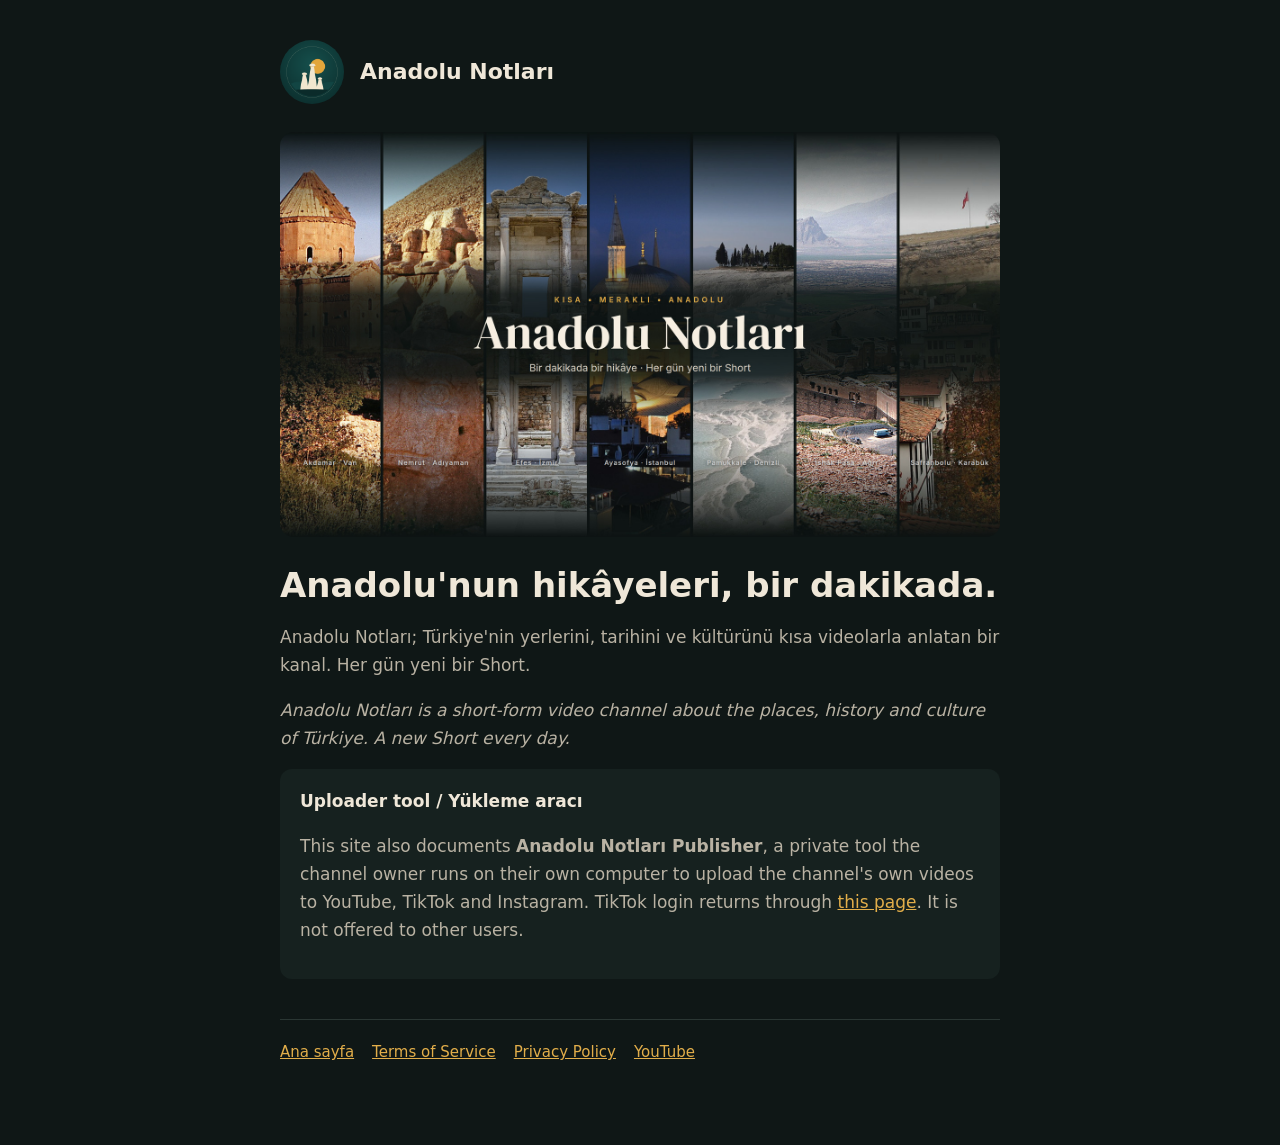
<file: index.html>
<!doctype html><html lang="tr"><head><meta charset="utf-8"><meta name="viewport" content="width=device-width,initial-scale=1"><title>Anadolu Notları</title><meta name="description" content="Anadolu'nun hikâyeleri, bir dakikada."><link rel="icon" href="logo.png"><link rel="stylesheet" href="stil.css"></head><body><main>
<header><img src="logo.png" alt=""><a href="./">Anadolu Notları</a></header>
<img class="kapak" src="kapak.jpg" alt="Anadolu'dan yerler: Akdamar, Nemrut, Efes, Ayasofya, Pamukkale, İshak Paşa, Safranbolu">
<h1>Anadolu'nun hikâyeleri, bir dakikada.</h1>
<p>Anadolu Notları; Türkiye'nin yerlerini, tarihini ve kültürünü kısa videolarla anlatan bir kanal. Her gün yeni bir Short.</p>
<p><em>Anadolu Notları is a short-form video channel about the places, history and culture of Türkiye. A new Short every day.</em></p>
<div class="kart"><strong>Uploader tool / Yükleme aracı</strong><p>This site also documents <b>Anadolu Notları Publisher</b>, a private tool the channel owner runs on their own computer to upload the channel's own videos to YouTube, TikTok and Instagram. TikTok login returns through <a href="tiktok-callback.html">this page</a>. It is not offered to other users.</p></div>
<nav><a href="./">Ana sayfa</a><a href="terms.html">Terms of Service</a><a href="privacy.html">Privacy Policy</a><a href="https://www.youtube.com/@AnadolununNotlari">YouTube</a></nav>
</main></body></html>
</file>
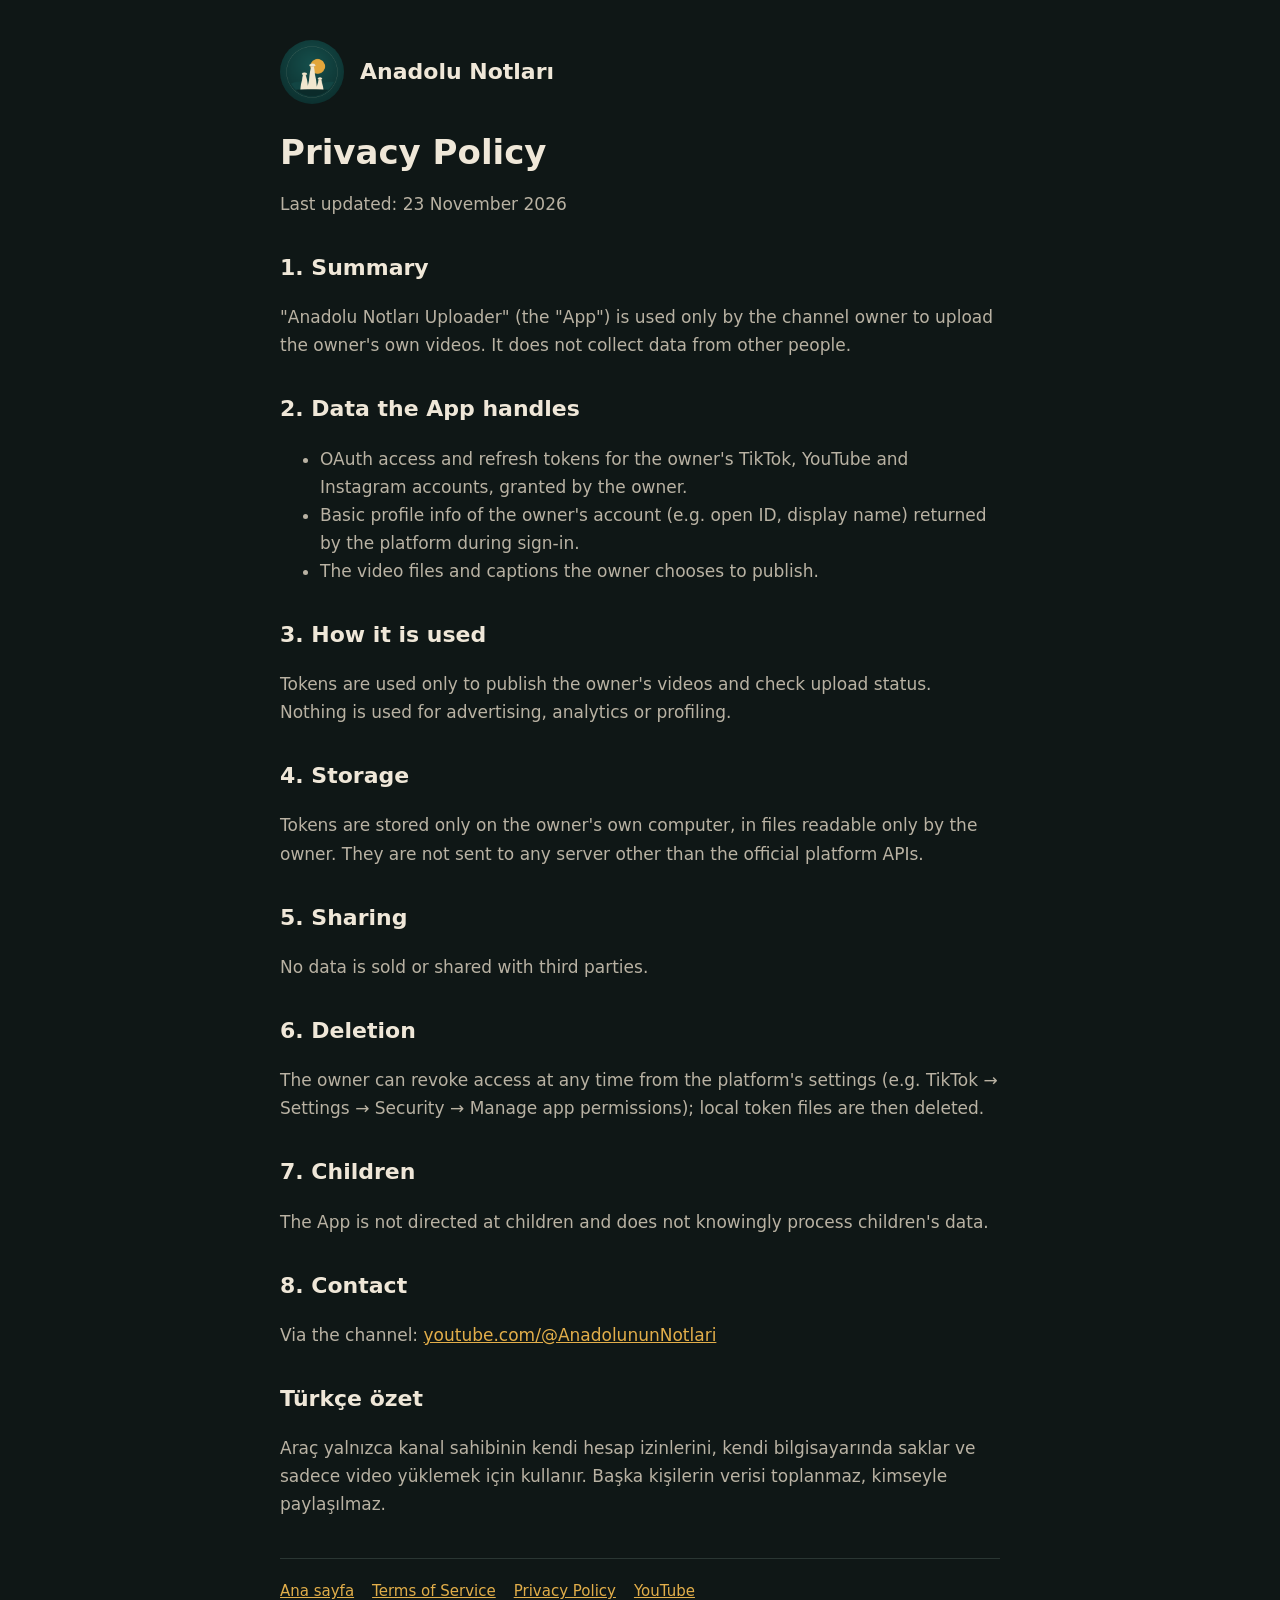
<file: privacy.html>
<!doctype html><html lang="en"><head><meta charset="utf-8"><meta name="viewport" content="width=device-width,initial-scale=1"><title>Privacy Policy</title><link rel="icon" href="logo.png"><link rel="stylesheet" href="stil.css"></head><body><main>
<header><img src="logo.png" alt=""><a href="./">Anadolu Notları</a></header>
<h1>Privacy Policy</h1><p>Last updated: 23 November 2026</p>
<h2>1. Summary</h2><p>"Anadolu Notları Uploader" (the "App") is used only by the channel owner to upload the owner's own videos. It does not collect data from other people.</p>
<h2>2. Data the App handles</h2><ul><li>OAuth access and refresh tokens for the owner's TikTok, YouTube and Instagram accounts, granted by the owner.</li><li>Basic profile info of the owner's account (e.g. open ID, display name) returned by the platform during sign-in.</li><li>The video files and captions the owner chooses to publish.</li></ul>
<h2>3. How it is used</h2><p>Tokens are used only to publish the owner's videos and check upload status. Nothing is used for advertising, analytics or profiling.</p>
<h2>4. Storage</h2><p>Tokens are stored only on the owner's own computer, in files readable only by the owner. They are not sent to any server other than the official platform APIs.</p>
<h2>5. Sharing</h2><p>No data is sold or shared with third parties.</p>
<h2>6. Deletion</h2><p>The owner can revoke access at any time from the platform's settings (e.g. TikTok → Settings → Security → Manage app permissions); local token files are then deleted.</p>
<h2>7. Children</h2><p>The App is not directed at children and does not knowingly process children's data.</p>
<h2>8. Contact</h2><p>Via the channel: <a href="https://www.youtube.com/@AnadolununNotlari">youtube.com/@AnadolununNotlari</a></p>
<h2>Türkçe özet</h2><p>Araç yalnızca kanal sahibinin kendi hesap izinlerini, kendi bilgisayarında saklar ve sadece video yüklemek için kullanır. Başka kişilerin verisi toplanmaz, kimseyle paylaşılmaz.</p>
<nav><a href="./">Ana sayfa</a><a href="terms.html">Terms of Service</a><a href="privacy.html">Privacy Policy</a><a href="https://www.youtube.com/@AnadolununNotlari">YouTube</a></nav>
</main></body></html>
</file>
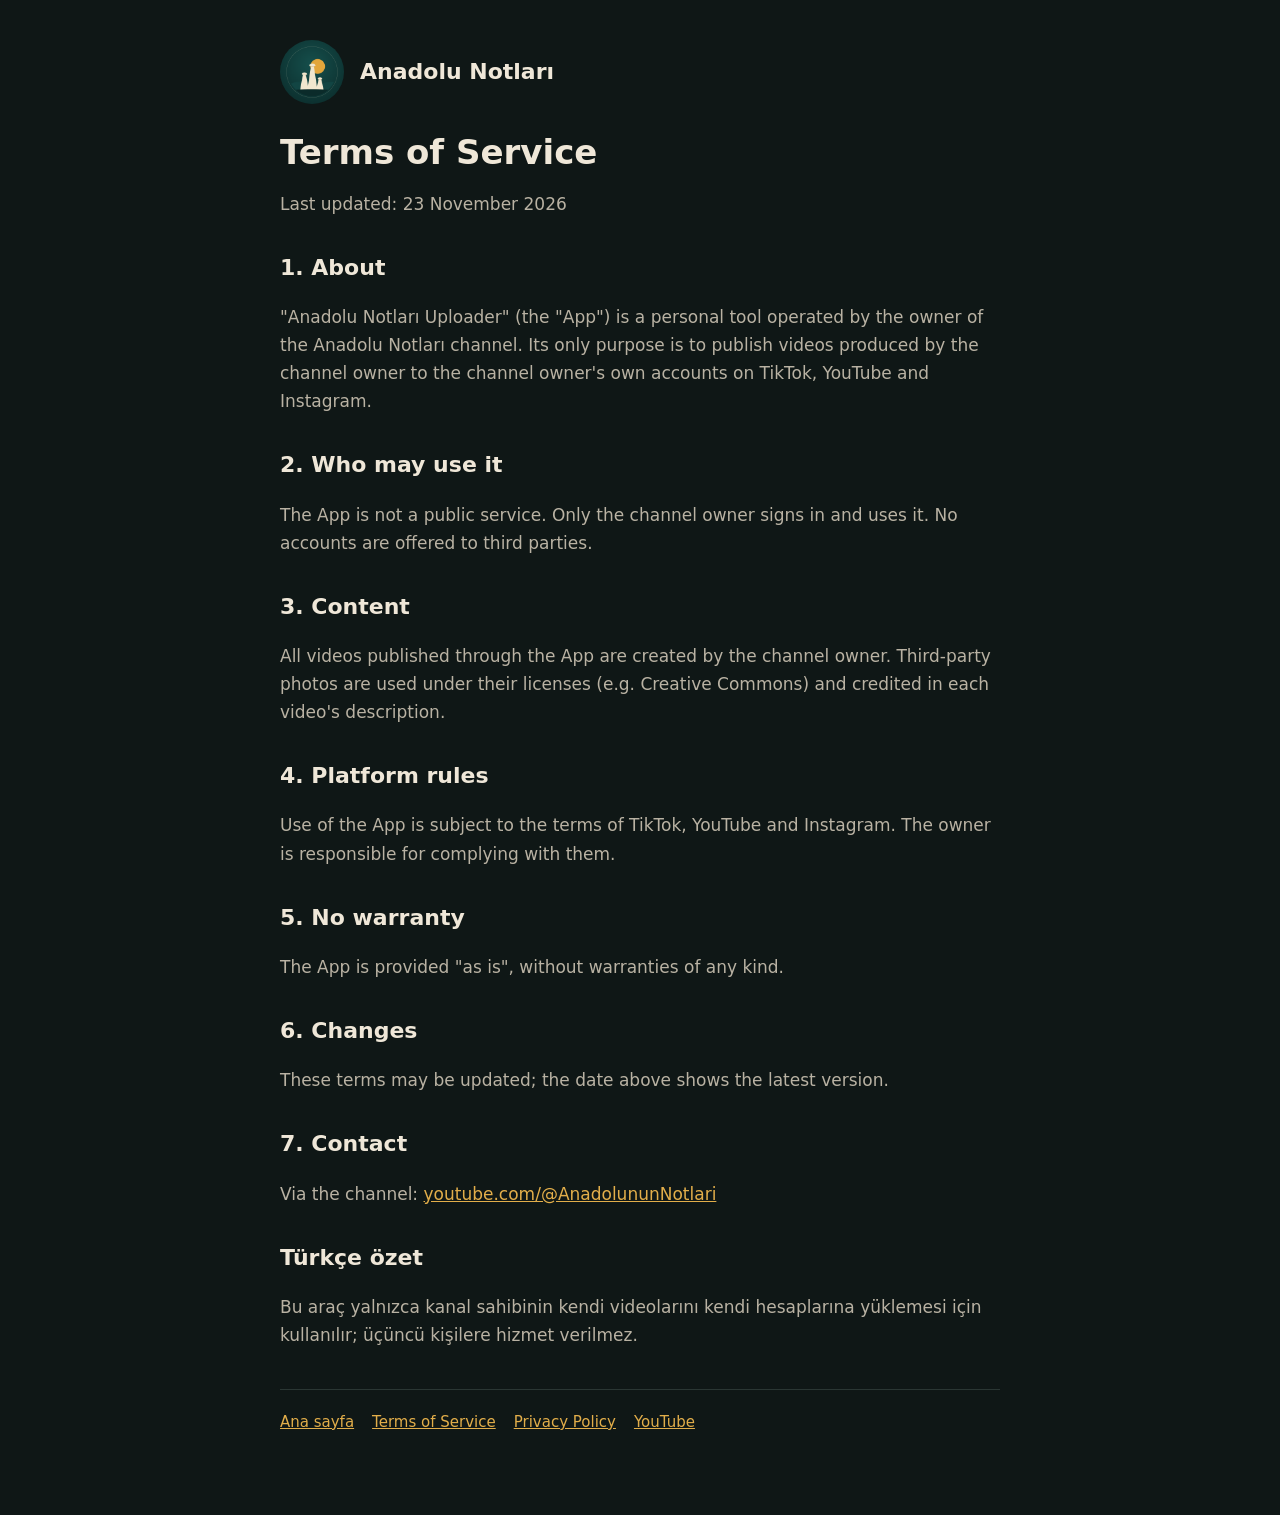
<file: terms.html>
<!doctype html><html lang="en"><head><meta charset="utf-8"><meta name="viewport" content="width=device-width,initial-scale=1"><title>Terms of Service</title><link rel="icon" href="logo.png"><link rel="stylesheet" href="stil.css"></head><body><main>
<header><img src="logo.png" alt=""><a href="./">Anadolu Notları</a></header>
<h1>Terms of Service</h1><p>Last updated: 23 November 2026</p>
<h2>1. About</h2><p>"Anadolu Notları Uploader" (the "App") is a personal tool operated by the owner of the Anadolu Notları channel. Its only purpose is to publish videos produced by the channel owner to the channel owner's own accounts on TikTok, YouTube and Instagram.</p>
<h2>2. Who may use it</h2><p>The App is not a public service. Only the channel owner signs in and uses it. No accounts are offered to third parties.</p>
<h2>3. Content</h2><p>All videos published through the App are created by the channel owner. Third-party photos are used under their licenses (e.g. Creative Commons) and credited in each video's description.</p>
<h2>4. Platform rules</h2><p>Use of the App is subject to the terms of TikTok, YouTube and Instagram. The owner is responsible for complying with them.</p>
<h2>5. No warranty</h2><p>The App is provided "as is", without warranties of any kind.</p>
<h2>6. Changes</h2><p>These terms may be updated; the date above shows the latest version.</p>
<h2>7. Contact</h2><p>Via the channel: <a href="https://www.youtube.com/@AnadolununNotlari">youtube.com/@AnadolununNotlari</a></p>
<h2>Türkçe özet</h2><p>Bu araç yalnızca kanal sahibinin kendi videolarını kendi hesaplarına yüklemesi için kullanılır; üçüncü kişilere hizmet verilmez.</p>
<nav><a href="./">Ana sayfa</a><a href="terms.html">Terms of Service</a><a href="privacy.html">Privacy Policy</a><a href="https://www.youtube.com/@AnadolununNotlari">YouTube</a></nav>
</main></body></html>
</file>
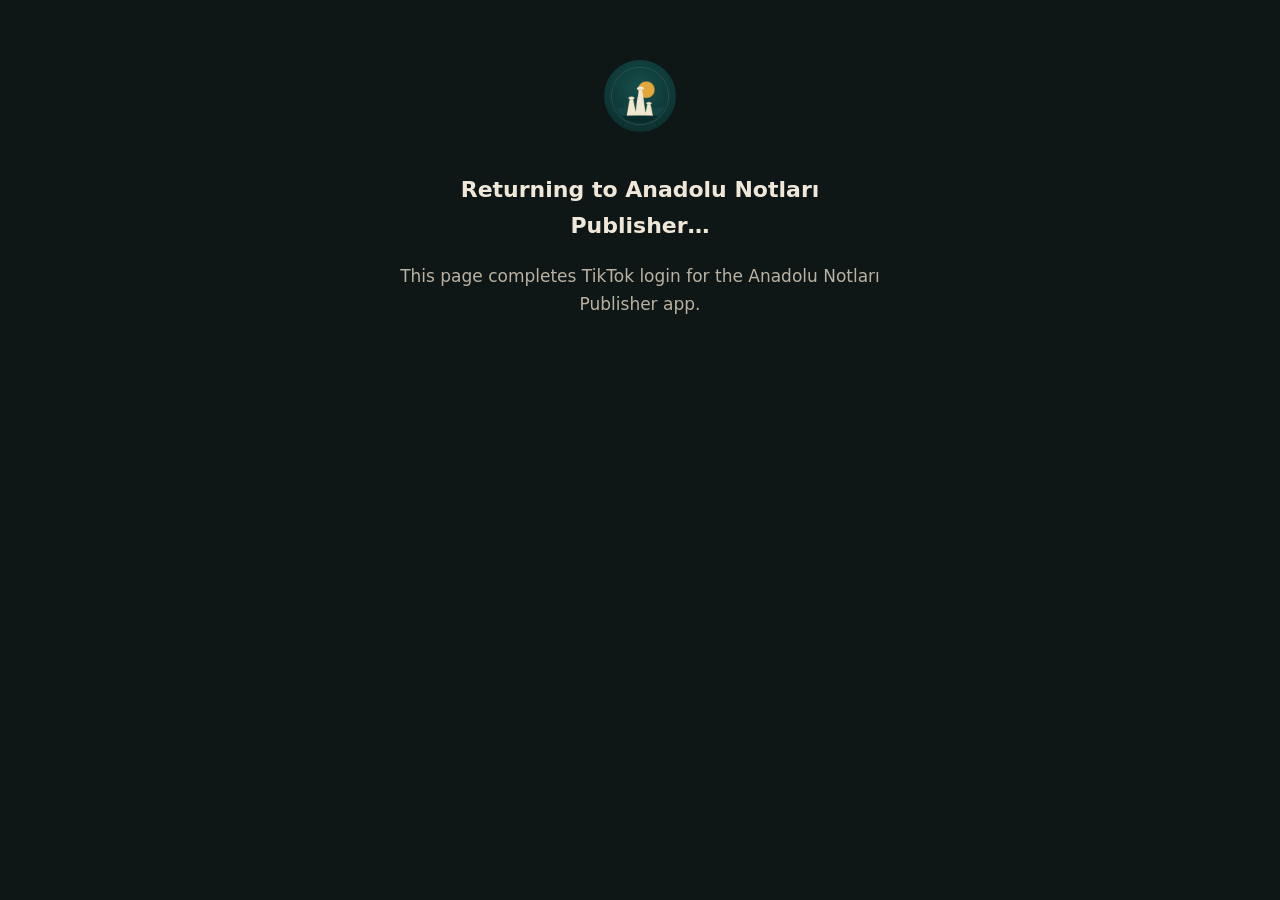
<file: tiktok-callback.html>
<!doctype html>
<html lang="en"><head><meta charset="utf-8"><meta name="viewport" content="width=device-width,initial-scale=1">
<title>Anadolu Notları Publisher</title><link rel="stylesheet" href="stil.css"></head>
<body><main style="max-width:520px;margin:60px auto;padding:0 16px;text-align:center">
<img src="logo.png" alt="" width="72" height="72" style="border-radius:50%">
<h2>Returning to Anadolu Notları Publisher…</h2>
<p id="m">If nothing happens, make sure the publisher app is running on this computer.</p>
</main>
<script>
var q = location.search;
if (q.indexOf("code=") > -1 || q.indexOf("error=") > -1) {
  location.replace("http://127.0.0.1:8765/callback" + q);
} else {
  document.getElementById("m").textContent = "This page completes TikTok login for the Anadolu Notları Publisher app.";
}
</script></body></html>
</file>
<file: stil.css>
:root{--bg:#0f1716;--kart:#16211f;--yazi:#efe7d8;--soluk:#b9b2a3;--vurgu:#e2ae4a}
*{box-sizing:border-box}body{margin:0;background:var(--bg);color:var(--yazi);font:17px/1.65 system-ui,-apple-system,"Segoe UI",Inter,sans-serif}
a{color:var(--vurgu)}main{max-width:760px;margin:0 auto;padding:40px 20px 80px}
header{display:flex;align-items:center;gap:16px;margin-bottom:28px}header img{width:64px;height:64px;border-radius:50%}
header a{color:var(--yazi);text-decoration:none;font-weight:700;font-size:22px}
.kapak{width:100%;border-radius:14px;display:block;margin:8px 0 28px}
h1{font-size:34px;line-height:1.2;margin:0 0 12px}h2{font-size:22px;margin:32px 0 8px}
p,li{color:var(--soluk)}nav{display:flex;gap:18px;flex-wrap:wrap;margin-top:40px;padding-top:20px;border-top:1px solid #2a3633;font-size:15px}
.kart{background:var(--kart);border-radius:12px;padding:18px 20px;margin:14px 0}
</file>
